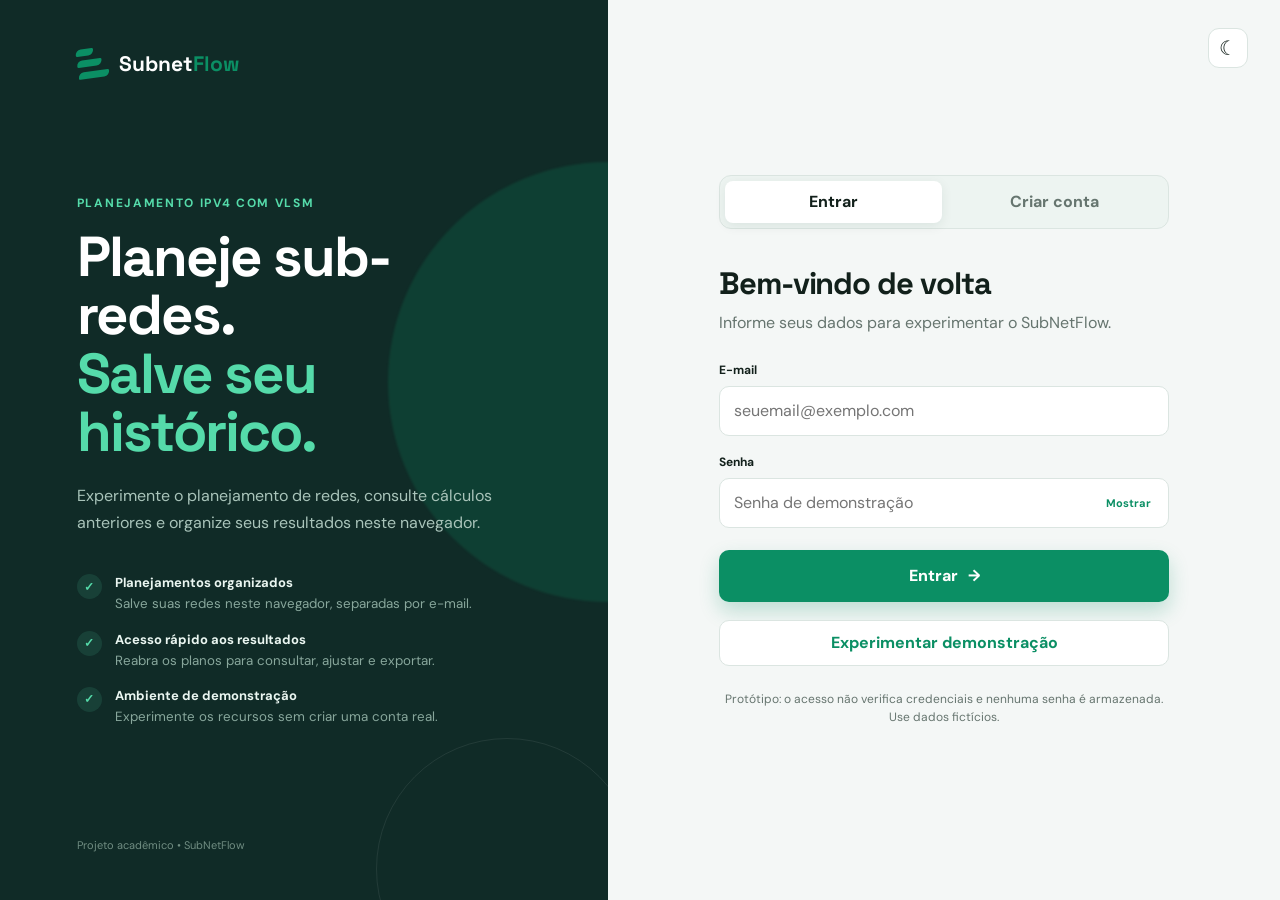
<file: subnetflow/html/inicio/index.html>
<!DOCTYPE html>
<html lang="pt-BR">
    <head>
        <meta charset="UTF-8">
        <meta name="viewport" content="width=device-width, initial-scale=1.0">
        <meta name="description" content="Demonstração do planejador de sub-redes IPv4 SubNetFlow.">
        <title>Acesso | SubNetFlow</title>
        <link rel="icon" href="../../assets/favicon.svg" type="image/svg+xml">
        <link rel="preconnect" href="https://fonts.googleapis.com">
        <link rel="preconnect" href="https://fonts.gstatic.com" crossorigin>
        <link href="https://fonts.googleapis.com/css2?family=DM+Sans:wght@400;500;600;700&amp;family=Space+Grotesk:wght@500;600;700&amp;display=swap" rel="stylesheet">
        <link rel="stylesheet" href="../../css/base.css">
        <link rel="stylesheet" href="../../css/componentes.css">
        <link rel="stylesheet" href="../../css/inicio/style.css">
        <script type="module" src="../../js/inicio/inicio.js"></script>
    </head>
    <body>
        <noscript>
            <p class="noscript-note">Ative o JavaScript para usar o SubNetFlow.</p>
        </noscript>
        <section class="auth-screen" id="authScreen">
            <!-- Apresentação e acesso à demonstração. -->
            <div class="auth-brand-panel">
                <a class="brand auth-brand" href="index.html" aria-label="SubNetFlow">
                    <span class="brand-mark" aria-hidden="true">
                        <span></span>
                        <span></span>
                        <span></span>
                    </span>
                    <span>Subnet<span>Flow</span></span>
                </a>
                <div class="auth-presentation">
                    <span class="eyebrow">PLANEJAMENTO IPV4 COM VLSM</span>
                    <h1>Planeje sub-redes.<br>
                        <em>Salve seu histórico.</em>
                    </h1>
                    <p>Experimente o planejamento de redes, consulte cálculos anteriores e organize seus resultados neste navegador.</p>
                    <div class="auth-feature-list">
                        <div>
                            <span>✓</span>
                            <p>
                                <strong>Planejamentos organizados</strong>
                                <small>Salve suas redes neste navegador, separadas por e-mail.</small>
                            </p>
                        </div>
                        <div>
                            <span>✓</span>
                            <p>
                                <strong>Acesso rápido aos resultados</strong>
                                <small>Reabra os planos para consultar, ajustar e exportar.</small>
                            </p>
                        </div>
                        <div>
                            <span>✓</span>
                            <p>
                                <strong>Ambiente de demonstração</strong>
                                <small>Experimente os recursos sem criar uma conta real.</small>
                            </p>
                        </div>
                    </div>
                </div>
                <p class="auth-project-note">Projeto acadêmico • SubNetFlow</p>
            </div>
            <div class="auth-form-panel">
                <button class="icon-button auth-theme-toggle" id="authThemeToggle" type="button" aria-label="Alternar tema" data-theme-toggle="">
                    <span id="authThemeIcon" data-theme-icon="" aria-hidden="true">☾</span>
                </button>
                <div class="auth-card">
                    <div class="auth-tabs" role="tablist" aria-label="Acesso ao SubNetFlow">
                        <button class="auth-tab active" id="loginTab" type="button" role="tab" data-auth-mode="login" aria-selected="true" aria-controls="loginForm" tabindex="0">Entrar</button>
                        <button class="auth-tab" id="registerTab" type="button" role="tab" data-auth-mode="register" aria-selected="false" aria-controls="registerForm" tabindex="-1">Criar conta</button>
                    </div>
                    <div class="auth-copy" id="loginCopy">
                        <h2>Bem-vindo de volta</h2>
                        <p>Informe seus dados para experimentar o SubNetFlow.</p>
                    </div>
                    <div class="auth-copy" id="registerCopy" hidden>
                        <h2>Crie seu perfil de teste</h2>
                        <p>Preencha os campos para simular o cadastro.</p>
                    </div>
                    <form class="auth-form" id="loginForm" role="tabpanel" aria-labelledby="loginTab">
                        <div class="auth-field">
                            <label for="loginEmail">E-mail</label>
                            <input id="loginEmail" type="email" placeholder="seuemail@exemplo.com" autocomplete="email" required="" maxlength="254">
                        </div>
                        <div class="auth-field">
                            <label for="loginPassword">Senha</label>
                            <div class="password-wrap">
                                <input id="loginPassword" type="password" placeholder="Senha de demonstração" autocomplete="current-password" required="" maxlength="128">
                                <button class="password-toggle" type="button" data-password-target="loginPassword" aria-label="Mostrar senha" aria-pressed="false">Mostrar</button>
                            </div>
                        </div>
                        <button class="auth-submit" type="submit">Entrar <span>→</span></button>
                    </form>
                    <form class="auth-form" id="registerForm" hidden role="tabpanel" aria-labelledby="registerTab">
                        <div class="auth-field">
                            <label for="registerName">Nome</label>
                            <input id="registerName" type="text" placeholder="Seu nome" autocomplete="name" required="" maxlength="60">
                        </div>
                        <div class="auth-field">
                            <label for="registerEmail">E-mail</label>
                            <input id="registerEmail" type="email" placeholder="seuemail@exemplo.com" autocomplete="email" required="" maxlength="254">
                        </div>
                        <div class="auth-field">
                            <label for="registerPassword">Senha</label>
                            <div class="password-wrap">
                                <input id="registerPassword" type="password" placeholder="Senha de demonstração" autocomplete="new-password" required="" maxlength="128">
                                <button class="password-toggle" type="button" data-password-target="registerPassword" aria-label="Mostrar senha" aria-pressed="false">Mostrar</button>
                            </div>
                        </div>
                        <div class="auth-field">
                            <label for="registerPasswordConfirm">Confirmar senha</label>
                            <div class="password-wrap">
                                <input id="registerPasswordConfirm" type="password" placeholder="Repita sua senha" autocomplete="new-password" required="" maxlength="128">
                                <button class="password-toggle" type="button" data-password-target="registerPasswordConfirm" aria-label="Mostrar senha" aria-pressed="false">Mostrar</button>
                            </div>
                        </div>
                        <button class="auth-submit" type="submit">Criar conta <span>→</span></button>
                    </form>
                    <div class="message" id="authMessage" role="alert" hidden=""></div>
                    <button class="demo-button" id="demoButton" type="button">Experimentar demonstração</button>
                    <p class="auth-demo-note">Protótipo: o acesso não verifica credenciais e nenhuma senha é armazenada. Use dados fictícios.</p>
                </div>
            </div>
        </section>
    </body>
</html>
</file>
<file: subnetflow/css/base.css>
/* Tokens de cor, tipografia e regras básicas usadas em todas as páginas. */
:root {
    --bg: #f4f7f6;
    --surface: #ffffff;
    --surface-soft: #edf4f1;
    --text: #12201b;
    --muted: #66756f;
    --line: #dbe5e1;
    --green: #0b8f64;
    --green-dark: #076b4b;
    --mint: #dff5eb;
    --navy: #102b27;
    --danger: #c34848;
    --shadow: 0 18px 50px rgba(18, 52, 42, .08);
    --button-text: #ffffff;
    color-scheme: light;
}

[data-theme="dark"] {
    --bg: #0b1512;
    --surface: #111f1b;
    --surface-soft: #172b25;
    --text: #edf8f3;
    --muted: #9fb3aa;
    --line: #294039;
    --green: #39d39e;
    --green-dark: #26b985;
    --mint: #183b30;
    --navy: #06100d;
    --danger: #ff8585;
    --shadow: 0 18px 50px rgba(0, 0, 0, .24);
    --button-text: #092318;
    color-scheme: dark;
}

* {
    box-sizing: border-box;
}

html {
    scroll-behavior: smooth;
}

body {
    margin: 0;
    background: var(--bg);
    color: var(--text);
    font-family: "DM Sans", sans-serif;
    transition: background .25s, color .25s;
}

button {
    cursor: pointer;
}

a {
    color: inherit;
    text-decoration: none;
}

.eyebrow {
    color: var(--green);
    font-size: 12px;
    font-weight: 700;
    letter-spacing: .14em;
}

h1,
h2 {
    font-family: "Space Grotesk", sans-serif;
    letter-spacing: -.035em;
    margin: 0;
}

h1 {
    font-size: clamp(42px, 5vw, 68px);
    line-height: 1.02;
    margin-top: 17px;
}

h1 em {
    color: var(--green);
    font-style: normal;
}

label {
    display: block;
    color: var(--muted);
    font-size: 12px;
    font-weight: 600;
    margin: 0 0 8px;
}

@media (max-width: 620px) {
    h1 {
        font-size: 39px;
    }
}

[hidden] {
    display: none !important;
}

@media (prefers-reduced-motion: reduce) {
    *,
    *::before,
    *::after {
        scroll-behavior: auto !important;
        animation-duration: .01ms !important;
        animation-iteration-count: 1 !important;
        transition-duration: .01ms !important;
    }
}

/* Estados comuns de interação e leitura. */
button:disabled {
    cursor: default;
    opacity: 0.65;
    transform: none;
}

:focus-visible {
    outline: 3px solid var(--green);
    outline-offset: 4px;
}

input:focus-visible {
    outline-offset: 2px;
}

button,
input,
select {
    font: inherit;
}

input,
select {
    min-width: 0;
}

section[id] {
    scroll-margin-top: 120px;
}

.skip-link {
    position: fixed;
    top: -100px;
    left: 16px;
    z-index: 100;
    padding: 12px 18px;
    border-radius: 8px;
    background: var(--surface);
    color: var(--text);
}

.skip-link:focus {
    top: 12px;
}

.noscript-note {
    padding: 18px;
    text-align: center;
    color: var(--danger);
}
</file>
<file: subnetflow/css/componentes.css>
/* Cabeçalho, navegação, conta e componentes reutilizados entre as páginas. */
.topbar {
    height: 76px;
    display: flex;
    align-items: center;
    justify-content: space-between;
    padding: 0 max(24px, calc((100vw - 1180px) / 2));
    background: color-mix(in srgb, var(--surface) 92%, transparent);
    border-bottom: 1px solid var(--line);
    position: sticky;
    top: 0;
    z-index: 20;
    backdrop-filter: blur(14px);
}

.topbar-left {
    display: flex;
    align-items: center;
    gap: 18px;
}

.brand {
    display: flex;
    align-items: center;
    gap: 11px;
    font: 700 21px "Space Grotesk", sans-serif;
}

.brand > span:last-child > span {
    color: var(--green);
}

.brand-mark {
    width: 31px;
    height: 31px;
    display: grid;
    gap: 3px;
    transform: rotate(-8deg);
}

.brand-mark span {
    display: block;
    height: 7px;
    background: var(--green);
    border-radius: 8px 2px 8px 2px;
}

.brand-mark span:nth-child(1) {
    width: 18px;
}

.brand-mark span:nth-child(2) {
    width: 25px;
}

.brand-mark span:nth-child(3) {
    width: 31px;
}

.desktop-nav {
    display: flex;
    align-self: stretch;
    gap: 34px;
}

.desktop-nav a {
    color: var(--muted);
    font-size: 14px;
    font-weight: 600;
    display: grid;
    place-items: center;
    position: relative;
}

.desktop-nav a:hover,
.desktop-nav a.active {
    color: var(--text);
}

.desktop-nav a.active::after {
    content: "";
    position: absolute;
    height: 3px;
    left: 0;
    right: 0;
    bottom: 0;
    background: var(--green);
    border-radius: 4px 4px 0 0;
}

.icon-button {
    width: 40px;
    height: 40px;
    border-radius: 11px;
    border: 1px solid var(--line);
    background: var(--surface);
    color: var(--text);
    font-size: 20px;
}

.secondary-button {
    height: 42px;
    padding: 0 17px;
    border: 1px solid var(--line);
    background: var(--surface);
    color: var(--text);
    border-radius: 9px;
    font-weight: 700;
}

.secondary-button:hover {
    border-color: var(--green);
    color: var(--green);
}

footer {
    min-height: 100px;
    padding: 0 max(24px, calc((100vw - 1180px) / 2));
    display: flex;
    align-items: center;
    justify-content: space-between;
    border-top: 1px solid var(--line);
    color: var(--muted);
}

.footer-brand {
    color: var(--text);
}

.sr-only {
    position: absolute;
    width: 1px;
    height: 1px;
    padding: 0;
    margin: -1px;
    overflow: hidden;
    clip: rect(0,0,0,0);
    white-space: nowrap;
    border: 0;
}

@media (max-width: 620px) {
    footer {
        padding: 28px 18px;
        flex-direction: column;
        gap: 12px;
        text-align: center;
    }
}

.topbar-actions {
    display: flex;
    align-items: center;
    gap: 10px;
}

.user-avatar {
    width: 34px;
    height: 34px;
    flex: 0 0 34px;
    display: grid;
    place-items: center;
    border-radius: 50%;
    background: var(--mint);
    color: var(--green);
    font: 700 12px "Space Grotesk", sans-serif;
}

@media (max-width: 680px) {
    .topbar-left {
        gap: 10px;
    }

}

.account-menu-wrap {
    position: relative;
}

.account-button {
    height: 44px;
    min-width: 126px;
    padding: 6px 11px 6px 8px;
    display: flex;
    align-items: center;
    gap: 9px;
    border: 1px solid transparent;
    border-radius: 12px;
    background: var(--surface-soft);
    color: var(--text);
    font-family: inherit;
    font-weight: 600;
    transition: border-color .2s, background .2s, transform .2s, box-shadow .2s;
}

.account-button:hover,
.account-button[aria-expanded="true"] {
    border-color: var(--line);
    background: var(--surface);
    box-shadow: 0 7px 18px color-mix(in srgb, var(--text) 8%, transparent);
}

.account-button:active {
    transform: scale(.98);
}

.compact-avatar {
    width: 32px;
    height: 32px;
    flex: 0 0 32px;
    display: grid;
    place-items: center;
    border-radius: 50%;
    background: #34434a;
    color: #fff;
    font-size: 11px;
    font-weight: 700;
    letter-spacing: .2px;
}

.compact-account-name {
    max-width: 110px;
    overflow: hidden;
    text-overflow: ellipsis;
    white-space: nowrap;
    font-size: 14px;
}

.account-chevron {
    width: 7px;
    height: 7px;
    margin-left: auto;
    margin-right: 2px;
    border-right: 2px solid var(--muted);
    border-bottom: 2px solid var(--muted);
    transform: rotate(45deg) translateY(-2px);
    transition: transform .2s ease;
}

.account-button[aria-expanded="true"] .account-chevron {
    transform: rotate(225deg) translate(-2px, -1px);
}

.account-dropdown {
    position: absolute;
    top: calc(100% + 10px);
    right: 0;
    width: 285px;
    padding: 10px;
    border: 1px solid var(--line);
    border-radius: 16px;
    background: var(--surface);
    box-shadow: var(--shadow);
    z-index: 50;
}

.account-summary {
    display: flex;
    align-items: center;
    gap: 11px;
    padding: 10px 9px 13px;
}

.account-summary > span:last-child {
    min-width: 0;
    display: flex;
    flex-direction: column;
}

.account-summary strong {
    font-size: 13px;
    overflow: hidden;
    text-overflow: ellipsis;
    white-space: nowrap;
}

.account-summary small {
    margin-top: 3px;
    color: var(--muted);
    font-size: 10px;
    overflow: hidden;
    text-overflow: ellipsis;
    white-space: nowrap;
}

.account-option {
    width: 100%;
    padding: 10px;
    display: grid;
    grid-template-columns: 28px 1fr;
    gap: 8px;
    align-items: center;
    text-align: left;
    border: 0;
    border-radius: 10px;
    background: transparent;
    color: var(--text);
}

.account-option:hover {
    background: var(--surface-soft);
}

.account-option-text {
    grid-template-columns: 1fr;
    padding-left: 10px;
    text-align: left;
}

.account-option-text > span {
    align-items: flex-start;
    text-align: left;
}

.account-option > span:first-child {
    font-size: 16px;
    text-align: center;
}

.account-option > span:last-child {
    display: flex;
    flex-direction: column;
}

.account-option strong {
    font-size: 12px;
}

.account-option small {
    margin-top: 2px;
    color: var(--muted);
    font-size: 9px;
    font-weight: 500;
}

.account-divider {
    height: 1px;
    background: var(--line);
    margin: 7px 4px;
}

.account-option-danger,
.account-option-danger small {
    color: var(--danger);
}

.account-option-danger:hover {
    background: color-mix(in srgb, var(--danger) 8%, transparent);
}

@media (max-width: 620px) {
    .account-dropdown {
        width: min(285px, calc(100vw - 30px));
    }

    .compact-account-name {
        display: none;
    }

    .account-button {
        min-width: 48px;
        padding: 6px 8px;
        gap: 5px;
    }

    .account-chevron {
        display: none;
    }
}

button,
.panel,
.summary-grid article,
.table-card,
.learning-card,
.account-dropdown {
    transition: transform .22s ease, opacity .22s ease, border-color .22s ease, background-color .22s ease, box-shadow .22s ease;
}

/* Mensagens e diálogos utilizam os mesmos tokens de cor do restante da interface. */
.message {
    margin: 16px 0;
    padding: 12px 14px;
    border: 1px solid color-mix(in srgb, var(--danger) 30%, transparent);
    border-radius: 10px;
    background: color-mix(in srgb, var(--danger) 8%, var(--surface));
    color: var(--danger);
    font-size: 13px;
    line-height: 1.5;
    overflow-wrap: anywhere;
}

.message[data-type="success"] {
    border-color: color-mix(in srgb, var(--green) 30%, transparent);
    background: color-mix(in srgb, var(--green) 8%, var(--surface));
    color: var(--green);
}

.app-dialog {
    width: min(440px, calc(100% - 32px));
    padding: 28px;
    border: 1px solid var(--line);
    border-radius: 18px;
    background: var(--surface);
    color: var(--text);
    box-shadow: var(--shadow);
}

.app-dialog::backdrop {
    background: rgba(0, 15, 10, 0.6);
}

.app-dialog h2 {
    font-size: 24px;
}

.dialog-heading {
    display: flex;
    align-items: center;
    justify-content: space-between;
    gap: 12px;
    margin-bottom: 22px;
}

.dialog-close {
    width: 36px;
    height: 36px;
    border: 0;
    border-radius: 8px;
    background: var(--surface-soft);
    color: var(--text);
    font-size: 24px;
}

.dialog-note {
    color: var(--muted);
    font-size: 14px;
    line-height: 1.6;
}

.profile-details dt {
    color: var(--muted);
    font-size: 12px;
}

.profile-details dd {
    margin: 6px 0 20px;
    overflow-wrap: anywhere;
}

.app-dialog select {
    width: 100%;
    padding: 12px;
    border: 1px solid var(--line);
    border-radius: 10px;
    background: var(--bg);
    color: var(--text);
}

.dialog-actions {
    display: flex;
    justify-content: flex-end;
    gap: 12px;
    margin-top: 24px;
}

.danger-button {
    min-height: 42px;
    padding: 0 18px;
    border: 1px solid var(--danger);
    border-radius: 9px;
    background: var(--danger);
    color: var(--button-text);
    font-weight: 700;
}

.entry-main {
    max-width: 680px;
    margin: 12vh auto;
    padding: 28px;
    line-height: 1.7;
}

.entry-main a {
    color: var(--green);
    text-decoration: underline;
}

.entry-main pre {
    padding: 18px;
    border: 1px solid var(--line);
    border-radius: 12px;
    background: var(--surface);
    overflow-x: auto;
}

/* A navegação continua acessível em telas pequenas. */
@media (max-width: 900px) {
    .topbar {
        display: grid;
        grid-template-columns: minmax(0, 1fr) auto;
        height: auto;
        min-height: 76px;
        padding: 12px 20px 0;
        gap: 8px;
    }

    .topbar-actions {
        grid-column: 2;
        grid-row: 1;
    }

    .desktop-nav {
        grid-column: 1 / -1;
        grid-row: 2;
        justify-content: center;
        gap: 26px;
    }

    .desktop-nav a {
        padding: 12px 0;
    }
}

@media (max-width: 620px) {
    .topbar .brand > span:last-child {
        display: block;
    }

    .topbar .brand {
        font-size: 18px;
        gap: 8px;
    }

    .desktop-nav {
        gap: 20px;
    }

    .desktop-nav a {
        font-size: 12px;
    }

    footer p {
        font-size: 12px;
    }
}
</file>
<file: subnetflow/css/inicio/style.css>
/* Apresentação e formulários de acesso ao protótipo. */
.auth-screen {
    min-height: 100vh;
    display: grid;
    grid-template-columns: minmax(380px, .95fr) minmax(480px, 1.05fr);
    background: var(--bg);
}

.auth-brand-panel {
    min-height: 100vh;
    padding: 48px clamp(42px, 6vw, 88px);
    display: flex;
    flex-direction: column;
    background: var(--navy);
    color: white;
    position: relative;
    overflow: hidden;
}

.auth-brand-panel::before {
    content: "";
    width: 440px;
    height: 440px;
    border-radius: 50%;
    position: absolute;
    right: -220px;
    top: 18%;
    background: color-mix(in srgb, var(--green) 20%, transparent);
    filter: blur(1px);
}

.auth-brand-panel::after {
    content: "";
    width: 260px;
    height: 260px;
    border: 1px solid rgba(255,255,255,.08);
    border-radius: 50%;
    position: absolute;
    right: -30px;
    bottom: -100px;
}

.auth-brand {
    color: white;
    position: relative;
    z-index: 1;
    width: fit-content;
}

.auth-presentation {
    margin: auto 0;
    max-width: 590px;
    position: relative;
    z-index: 1;
}

.auth-presentation .eyebrow {
    color: #55dbaa;
}

.auth-presentation h1 {
    color: white;
    margin: 16px 0 20px;
    font-size: clamp(43px, 4.4vw, 68px);
    line-height: 1.04;
}

.auth-presentation h1 em {
    color: #55dbaa;
}

.auth-presentation > p {
    max-width: 540px;
    color: #a9c4ba;
    font-size: 16px;
    line-height: 1.7;
}

.auth-feature-list {
    margin-top: 38px;
    display: grid;
    gap: 17px;
}

.auth-feature-list > div {
    display: flex;
    gap: 13px;
    align-items: flex-start;
}

.auth-feature-list > div > span {
    width: 25px;
    height: 25px;
    flex: 0 0 25px;
    display: grid;
    place-items: center;
    border-radius: 50%;
    color: #55dbaa;
    background: rgba(85,219,170,.12);
    font-weight: 800;
    font-size: 12px;
}

.auth-feature-list p {
    margin: 0;
    display: grid;
    gap: 3px;
}

.auth-feature-list strong {
    font-size: 13px;
    color: #eaf6f1;
}

.auth-feature-list small {
    color: #88a79c;
    line-height: 1.45;
}

.auth-project-note {
    margin: 0;
    color: #708d82;
    font-size: 11px;
    position: relative;
    z-index: 1;
}

.auth-form-panel {
    min-height: 100vh;
    display: grid;
    place-items: center;
    padding: 64px 32px;
    position: relative;
}

.auth-theme-toggle {
    position: absolute;
    top: 28px;
    right: 32px;
}

.auth-card {
    width: min(100%, 450px);
}

.auth-tabs {
    display: grid;
    grid-template-columns: 1fr 1fr;
    gap: 5px;
    padding: 5px;
    margin-bottom: 34px;
    border-radius: 12px;
    background: var(--surface-soft);
    border: 1px solid var(--line);
}

.auth-tab {
    border: 0;
    border-radius: 8px;
    height: 42px;
    color: var(--muted);
    background: transparent;
    font-weight: 700;
}

.auth-tab.active {
    color: var(--text);
    background: var(--surface);
    box-shadow: 0 3px 12px rgba(18,52,42,.08);
}

.auth-copy h2 {
    margin: 0;
    font: 700 31px "Space Grotesk", sans-serif;
}

.auth-copy p {
    margin: 9px 0 29px;
    color: var(--muted);
}

.auth-form {
    display: grid;
    gap: 18px;
}

.auth-field {
    display: grid;
    gap: 8px;
}

.auth-field label {
    font-size: 12px;
    font-weight: 700;
    color: var(--text);
}

.auth-field input {
    width: 100%;
    height: 50px;
    padding: 0 14px;
    border: 1px solid var(--line);
    border-radius: 10px;
    background: var(--surface);
    color: var(--text);
    outline: none;
    transition: border-color .2s, box-shadow .2s;
}

.auth-field input:focus {
    border-color: var(--green);
    box-shadow: 0 0 0 3px color-mix(in srgb, var(--green) 10%, transparent);
}

.password-wrap {
    position: relative;
}

.password-wrap input {
    padding-right: 74px;
}

.password-toggle {
    position: absolute;
    right: 12px;
    top: 50%;
    transform: translateY(-50%);
    border: 0;
    background: transparent;
    color: var(--green);
    font-size: 11px;
    font-weight: 700;
}

.auth-submit {
    height: 52px;
    border: 0;
    border-radius: 10px;
    margin-top: 4px;
    display: flex;
    align-items: center;
    justify-content: center;
    gap: 10px;
    background: var(--green);
    color: var(--button-text);
    font-weight: 800;
    box-shadow: 0 9px 20px color-mix(in srgb, var(--green) 24%, transparent);
}

.auth-submit:hover {
    background: var(--green-dark);
    transform: translateY(-1px);
}

.auth-demo-note {
    margin: 24px 0 0;
    text-align: center;
    color: var(--muted);
    font-size: 10px;
    line-height: 1.5;
}

@media (max-width: 900px) {
    .auth-screen {
        grid-template-columns: 1fr;
    }

    .auth-brand-panel {
        min-height: auto;
        padding: 36px 28px 40px;
    }

    .auth-presentation {
        margin: 68px 0 20px;
    }

    .auth-presentation h1 {
        font-size: 45px;
    }

    .auth-feature-list,
    .auth-project-note {
        display: none;
    }

    .auth-form-panel {
        min-height: auto;
        padding: 55px 24px 70px;
    }
}

@media (max-width: 620px) {
    .auth-brand-panel {
        padding: 27px 20px 32px;
    }

    .auth-presentation {
        margin-top: 48px;
    }

    .auth-presentation h1 {
        font-size: 36px;
    }

    .auth-presentation > p {
        font-size: 14px;
    }

    .auth-form-panel {
        padding: 52px 18px 60px;
    }

    .auth-theme-toggle {
        top: 18px;
        right: 18px;
    }
}

.demo-button {
    width: 100%;
    min-height: 46px;
    margin-top: 18px;
    padding: 10px 14px;
    border: 1px solid var(--line);
    border-radius: 10px;
    background: var(--surface);
    color: var(--green);
    font-weight: 700;
}

.demo-button:hover {
    border-color: var(--green);
}

.auth-demo-note {
    font-size: 12px;
}

.auth-field label {
    margin: 0;
}
</file>
<file: subnetflow/css/calcular/calcular.css>
/* Entrada de rede, prévia de ocupação, resultados e explicação do cálculo. */
.hero {
    max-width: 1180px;
    margin: 0 auto;
    padding: 74px 0 42px;
    display: flex;
    align-items: end;
    justify-content: space-between;
    gap: 40px;
}

.hero > div:first-child {
    max-width: 760px;
}

.hero p {
    color: var(--muted);
    font-size: 17px;
    line-height: 1.65;
    max-width: 680px;
    margin: 23px 0 0;
}

.hero-status {
    display: flex;
    align-items: center;
    gap: 12px;
    min-width: 215px;
    background: var(--surface);
    border: 1px solid var(--line);
    padding: 15px 17px;
    border-radius: 14px;
    box-shadow: var(--shadow);
}

.status-dot {
    width: 10px;
    height: 10px;
    border-radius: 50%;
    background: var(--green);
    box-shadow: 0 0 0 5px var(--mint);
}

.hero-status strong,
.hero-status small {
    display: block;
}

.hero-status strong {
    font-size: 13px;
}

.hero-status small {
    color: var(--muted);
    margin-top: 3px;
}

.workspace {
    max-width: 1180px;
    margin: 0 auto 90px;
    display: grid;
    grid-template-columns: minmax(0, 1.52fr) minmax(330px, .82fr);
    gap: 22px;
    align-items: start;
}

.panel {
    background: var(--surface);
    border: 1px solid var(--line);
    border-radius: 20px;
    box-shadow: var(--shadow);
}

.input-panel {
    padding: 28px;
}

.panel-heading {
    display: flex;
    align-items: center;
    justify-content: space-between;
    margin-bottom: 20px;
}

.panel-heading > div {
    display: flex;
    align-items: center;
    gap: 12px;
}

.step {
    font-size: 10px;
    color: var(--green);
    background: var(--mint);
    padding: 6px 8px;
    border-radius: 6px;
    font-weight: 700;
    letter-spacing: .08em;
}

.panel h2 {
    font-size: 21px;
}

.text-button {
    color: var(--green);
    background: none;
    border: 0;
    font-weight: 700;
    font-size: 13px;
}

.network-input-wrap {
    height: 54px;
    display: flex;
    align-items: center;
    border: 1px solid var(--line);
    background: var(--bg);
    border-radius: 12px;
    padding: 0 16px;
}

.network-input-wrap:focus-within {
    border-color: var(--green);
    box-shadow: 0 0 0 3px var(--mint);
}

.network-input-wrap > span {
    color: var(--green);
    font-size: 23px;
}

.network-input-wrap input {
    width: 100%;
    height: 100%;
    border: 0;
    outline: 0;
    background: transparent;
    color: var(--text);
    padding-left: 12px;
    font: 600 17px "Space Grotesk", sans-serif;
}

.field-hint {
    color: var(--muted);
    font-size: 12px;
    margin: 9px 0 0;
}

.section-divider {
    height: 1px;
    background: var(--line);
    margin: 27px 0;
}

.sectors-heading {
    margin-bottom: 13px;
}

.counter {
    color: var(--muted);
    font-size: 12px;
}

.sector-list {
    display: grid;
    gap: 9px;
}

.sector-row {
    display: grid;
    grid-template-columns: minmax(0, 1fr) 150px 36px;
    align-items: center;
    gap: 9px;
}

.sector-row input {
    width: 100%;
    height: 44px;
    border: 1px solid var(--line);
    border-radius: 9px;
    background: var(--bg);
    color: var(--text);
    outline: 0;
    padding: 0 12px;
}

.sector-row input:focus {
    border-color: var(--green);
}

.host-input {
    position: relative;
}

.host-input input {
    padding-right: 52px;
}

.host-input span {
    position: absolute;
    right: 11px;
    top: 15px;
    color: var(--muted);
    font-size: 11px;
}

.remove-sector {
    border: 0;
    background: none;
    color: var(--muted);
    font-size: 20px;
}

.remove-sector:hover {
    color: var(--danger);
}

.add-button {
    width: 100%;
    height: 43px;
    margin-top: 12px;
    border: 1px dashed var(--green);
    background: color-mix(in srgb, var(--mint) 45%, transparent);
    color: var(--green);
    border-radius: 10px;
    font-weight: 700;
}

.calculate-button {
    width: 100%;
    height: 55px;
    margin-top: 22px;
    display: flex;
    align-items: center;
    justify-content: center;
    gap: 12px;
    border: 0;
    border-radius: 11px;
    background: var(--green);
    color: var(--button-text);
    font-weight: 700;
    box-shadow: 0 9px 20px color-mix(in srgb, var(--green) 27%, transparent);
}

.calculate-button:hover {
    background: var(--green-dark);
    transform: translateY(-1px);
}

.preview-panel {
    padding: 28px;
    position: sticky;
    top: 98px;
    background: var(--navy);
    color: white;
    border-color: transparent;
}

.preview-top {
    display: flex;
    align-items: center;
    justify-content: space-between;
}

.preview-panel .step {
    color: #70e5ba;
    background: rgba(84, 225, 176, .12);
}

.preview-cidr {
    color: #9fc0b5;
    font: 600 14px "Space Grotesk", sans-serif;
}

.preview-panel h2 {
    font-size: 16px;
    margin: 25px 0 13px;
    color: #d7e8e1;
}

.capacity-number {
    display: flex;
    align-items: baseline;
    gap: 10px;
    flex-wrap: wrap;
}

.capacity-number strong {
    font: 700 clamp(25px, 3.2vw, 46px) "Space Grotesk", sans-serif;
    overflow-wrap: anywhere;
}

.capacity-number span {
    color: #9fc0b5;
    font-size: 12px;
}

.capacity-bar {
    display: block;
    width: 100%;
    height: 8px;
    margin: 22px 0 11px;
    border: 0;
    border-radius: 10px;
    overflow: hidden;
    appearance: none;
    background: rgba(255, 255, 255, .11);
}

.capacity-labels {
    display: flex;
    justify-content: space-between;
    font-size: 11px;
    color: #a8c3b9;
}

.capacity-labels span {
    display: flex;
    align-items: center;
    gap: 5px;
}

.capacity-labels i {
    width: 7px;
    height: 7px;
    border-radius: 2px;
    display: inline-block;
}

.used-dot {
    background: #35d39a;
}

.free-dot {
    background: #49645b;
}

.preview-note {
    display: flex;
    gap: 11px;
    padding: 14px;
    border: 1px solid rgba(255,255,255,.1);
    background: rgba(255,255,255,.04);
    border-radius: 11px;
}

.preview-note > span {
    color: #49dda7;
}

.preview-note p {
    color: #9fc0b5;
    font-size: 11px;
    line-height: 1.5;
    margin: 0;
}

.preview-note strong {
    color: #e7f2ee;
}

.results-section {
    background: var(--surface);
    padding: 80px max(24px, calc((100vw - 1180px) / 2));
    border-top: 1px solid var(--line);
    border-bottom: 1px solid var(--line);
}

.section-title-row {
    display: flex;
    justify-content: space-between;
    align-items: end;
    gap: 30px;
}

.section-title-row h2,
.learn-copy h2 {
    font-size: clamp(29px, 3vw, 40px);
    margin-top: 10px;
}

.section-title-row p,
.learn-copy p {
    color: var(--muted);
    margin-bottom: 0;
}

.summary-grid {
    display: grid;
    grid-template-columns: repeat(4, 1fr);
    gap: 12px;
    margin: 32px 0 16px;
}

.summary-grid article {
    padding: 20px;
    border: 1px solid var(--line);
    border-radius: 13px;
    background: var(--bg);
}

.summary-grid span {
    color: var(--muted);
    font-size: 12px;
    display: block;
}

.summary-grid strong {
    display: block;
    font: 700 25px "Space Grotesk", sans-serif;
    margin-top: 7px;
}

.table-card {
    border: 1px solid var(--line);
    border-radius: 14px;
    overflow: hidden;
}

.table-scroll {
    overflow-x: auto;
}

table {
    width: 100%;
    min-width: 980px;
    border-collapse: collapse;
    font-size: 12px;
}

th {
    background: var(--surface-soft);
    color: var(--muted);
    text-align: left;
    font-size: 10px;
    letter-spacing: .05em;
    text-transform: uppercase;
    padding: 13px 15px;
}

td {
    padding: 16px 15px;
    border-top: 1px solid var(--line);
    white-space: nowrap;
}

td:first-child {
    font-weight: 700;
}

.sector-badge {
    display: inline-block;
    width: 8px;
    height: 8px;
    border-radius: 3px;
    margin-right: 8px;
}

.cidr-pill {
    background: var(--mint);
    color: var(--green);
    padding: 5px 7px;
    border-radius: 5px;
    font-weight: 700;
}

.learn-section {
    max-width: 1180px;
    margin: 0 auto;
    padding: 95px 0;
    display: grid;
    grid-template-columns: .8fr 1.2fr;
    gap: 80px;
    align-items: center;
}

.learn-copy p {
    line-height: 1.7;
}

.learning-card {
    border-radius: 20px;
    padding: 34px;
    background: var(--navy);
    color: white;
    box-shadow: var(--shadow);
}

.formula {
    display: flex;
    align-items: center;
    justify-content: center;
    gap: 25px;
    font: 600 21px "Space Grotesk", sans-serif;
    padding: 20px;
    border: 1px solid rgba(255,255,255,.1);
    border-radius: 12px;
}

.formula span:first-child {
    color: #51dda9;
    font-size: 31px;
}

.formula span:last-child {
    color: #a9c4ba;
    font-size: 14px;
}

.learning-example {
    margin-top: 22px;
}

.learning-example > span {
    color: #51dda9;
    font-size: 11px;
    font-weight: 700;
    letter-spacing: .08em;
    text-transform: uppercase;
}

.learning-example p {
    color: #b8cec6;
    line-height: 1.7;
    margin-bottom: 0;
}

.learning-example strong {
    color: white;
}

@media (max-width: 900px) {
    .hero,
    .workspace,
    .learn-section {
        margin-left: 24px;
        margin-right: 24px;
    }

    .hero {
        padding-top: 55px;
    }

    .hero-status {
        display: none;
    }

    .workspace {
        grid-template-columns: 1fr;
    }

    .preview-panel {
        position: static;
    }

    .learn-section {
        grid-template-columns: 1fr;
        gap: 35px;
    }
}

@media (max-width: 620px) {
    .hero,
    .workspace,
    .learn-section {
        margin-left: 16px;
        margin-right: 16px;
    }

    .hero {
        padding: 42px 0 30px;
    }

    .hero p {
        font-size: 15px;
    }

    .input-panel,
    .preview-panel {
        padding: 20px;
    }

    .panel-heading {
        align-items: flex-start;
    }

    .panel-heading > div {
        align-items: flex-start;
    }

    .sector-row {
        grid-template-columns: minmax(0, 1fr) 150px 36px;
    }

    .section-title-row {
        align-items: flex-start;
        flex-direction: column;
    }

    .summary-grid {
        grid-template-columns: 1fr 1fr;
    }

    .results-section {
        padding-top: 60px;
        padding-bottom: 60px;
    }

    .learn-section {
        padding: 65px 0;
    }

    .learning-card {
        padding: 22px;
    }

    .formula {
        gap: 12px;
        flex-wrap: wrap;
    }
}

@media (hover: hover) and (pointer: fine) {
    .panel:hover,
    .summary-grid article:hover {
        transform: translateY(-2px);
    }
}

.results-section:not([hidden]) {
    animation: subnetFlowReveal .48s cubic-bezier(.2, .75, .25, 1) both;
}

.results-section:not([hidden]) .summary-grid article {
    animation: subnetFlowCardIn .42s ease both;
}

.results-section:not([hidden]) .summary-grid article:nth-child(2) {
    animation-delay: .05s;
}

.results-section:not([hidden]) .summary-grid article:nth-child(3) {
    animation-delay: .10s;
}

.results-section:not([hidden]) .summary-grid article:nth-child(4) {
    animation-delay: .15s;
}

.results-section:not([hidden]) #resultsBody tr {
    animation: subnetFlowRowIn .34s ease both;
}

.results-section:not([hidden]) #resultsBody tr:nth-child(2) {
    animation-delay: .04s;
}

.results-section:not([hidden]) #resultsBody tr:nth-child(3) {
    animation-delay: .08s;
}

.results-section:not([hidden]) #resultsBody tr:nth-child(4) {
    animation-delay: .12s;
}

.results-section:not([hidden]) #resultsBody tr:nth-child(5) {
    animation-delay: .16s;
}

.results-section:not([hidden]) #resultsBody tr:nth-child(6) {
    animation-delay: .20s;
}

@keyframes subnetFlowReveal {
    from {
        opacity: 0;
        transform: translateY(18px);
    }

    to {
        opacity: 1;
        transform: translateY(0);
    }
}

@keyframes subnetFlowCardIn {
    from {
        opacity: 0;
        transform: translateY(10px);
    }

    to {
        opacity: 1;
        transform: translateY(0);
    }
}

@keyframes subnetFlowRowIn {
    from {
        opacity: 0;
        transform: translateX(-8px);
    }

    to {
        opacity: 1;
        transform: translateX(0);
    }
}

.save-network-button {
    min-height: 42px;
    padding: 0 18px;
    border: 1px solid var(--green);
    border-radius: 10px;
    background: var(--green);
    color: var(--button-text);
    font: inherit;
    font-size: 13px;
    font-weight: 700;
    cursor: pointer;
    white-space: nowrap;
    transition: transform .2s ease, opacity .2s ease, background-color .2s ease;
}

.save-network-button:hover:not(:disabled) {
    transform: translateY(-1px);
}

.save-network-button:active {
    transform: translateY(0);
}

@media (max-width: 620px) {
    .save-network-button {
        width: 100%;
    }
}

.result-actions {
    display: flex;
    align-items: center;
    gap: 10px;
    flex-wrap: wrap;
}

@media (max-width: 620px) {
    .result-actions {
        width: 100%;
    }

    .result-actions button {
        flex: 1;
    }
}

/* Geometria do mapa é calculada pelo JS; cores e aparência ficam neste arquivo. */
[data-tone="0"] {
    --sector-color: #1bb882;
}

[data-tone="1"] {
    --sector-color: #2b90d9;
}

[data-tone="2"] {
    --sector-color: #8a67d8;
}

[data-tone="3"] {
    --sector-color: #e89c36;
}

[data-tone="4"] {
    --sector-color: #df6275;
}

[data-tone="5"] {
    --sector-color: #35a8a0;
}

[data-tone="6"] {
    --sector-color: #6fa642;
}

[data-tone="free"] {
    --sector-color: #49645b;
}

.hero,
.workspace,
.learn-section {
    width: min(1180px, calc(100% - 48px));
}

.page-message {
    width: min(1180px, calc(100% - 48px));
    margin: 0 auto 24px;
}

.capacity-bar::-webkit-progress-bar {
    background: rgba(255, 255, 255, 0.11);
}

.capacity-bar::-webkit-progress-value {
    background: #35d39a;
}

.capacity-bar::-moz-progress-bar {
    background: #35d39a;
}

.preview-panel[data-state="overflow"] .capacity-bar::-webkit-progress-value {
    background: #ff8585;
}

.preview-panel[data-state="overflow"] .capacity-bar::-moz-progress-bar {
    background: #ff8585;
}

.capacity-labels {
    flex-wrap: wrap;
    gap: 10px;
}

.map-preview {
    margin: 24px 0;
}

.requested-count {
    color: #b8cec6;
    font-size: 12px;
}

.mini-map {
    display: block;
    width: 100%;
    height: 92px;
    border-radius: 8px;
    background: rgba(255, 255, 255, 0.04);
}

.map-block {
    fill: var(--sector-color);
    stroke: var(--navy);
    stroke-width: 1.5px;
}

.map-legend {
    display: grid;
    gap: 8px;
    max-height: 160px;
    margin: 16px 0 0;
    padding: 0 6px 0 0;
    overflow-y: auto;
    list-style: none;
    font-size: 11px;
    color: #b8cec6;
}

.map-legend li {
    display: flex;
    align-items: flex-start;
    gap: 8px;
    overflow-wrap: anywhere;
}

.legend-dot,
.sector-badge {
    background: var(--sector-color);
}

.legend-dot {
    width: 8px;
    height: 8px;
    flex: 0 0 8px;
    margin-top: 3px;
    border-radius: 2px;
}

.preview-message {
    margin-bottom: 0;
    color: #ffb5b5;
    font-size: 12px;
    line-height: 1.5;
    overflow-wrap: anywhere;
}

.summary-note {
    margin: 0 0 20px;
    color: var(--muted);
    font-size: 12px;
    line-height: 1.6;
}

.learning-placeholder,
.learning-text {
    color: #b8cec6;
    font-size: 14px;
    line-height: 1.7;
}

.sector-row .remove-sector {
    min-height: 40px;
}

@media (max-width: 620px) {
    .hero,
    .workspace,
    .learn-section,
    .page-message {
        width: calc(100% - 32px);
    }

    .sector-row {
        grid-template-columns: minmax(0, 1fr) 108px 28px;
        gap: 6px;
    }

    .sector-row input {
        padding-left: 8px;
        padding-right: 8px;
        font-size: 13px;
    }

    .host-input input {
        padding-right: 40px;
    }

    .host-input span {
        right: 7px;
        font-size: 10px;
    }

    .panel-heading {
        gap: 12px;
        flex-wrap: wrap;
    }

    .panel h2 {
        font-size: 19px;
    }

    .summary-grid article {
        padding: 14px;
        min-width: 0;
    }

    .summary-grid strong {
        font-size: 21px;
        overflow-wrap: anywhere;
    }

    .input-panel,
    .preview-panel {
        padding: 18px;
    }
}
</file>
